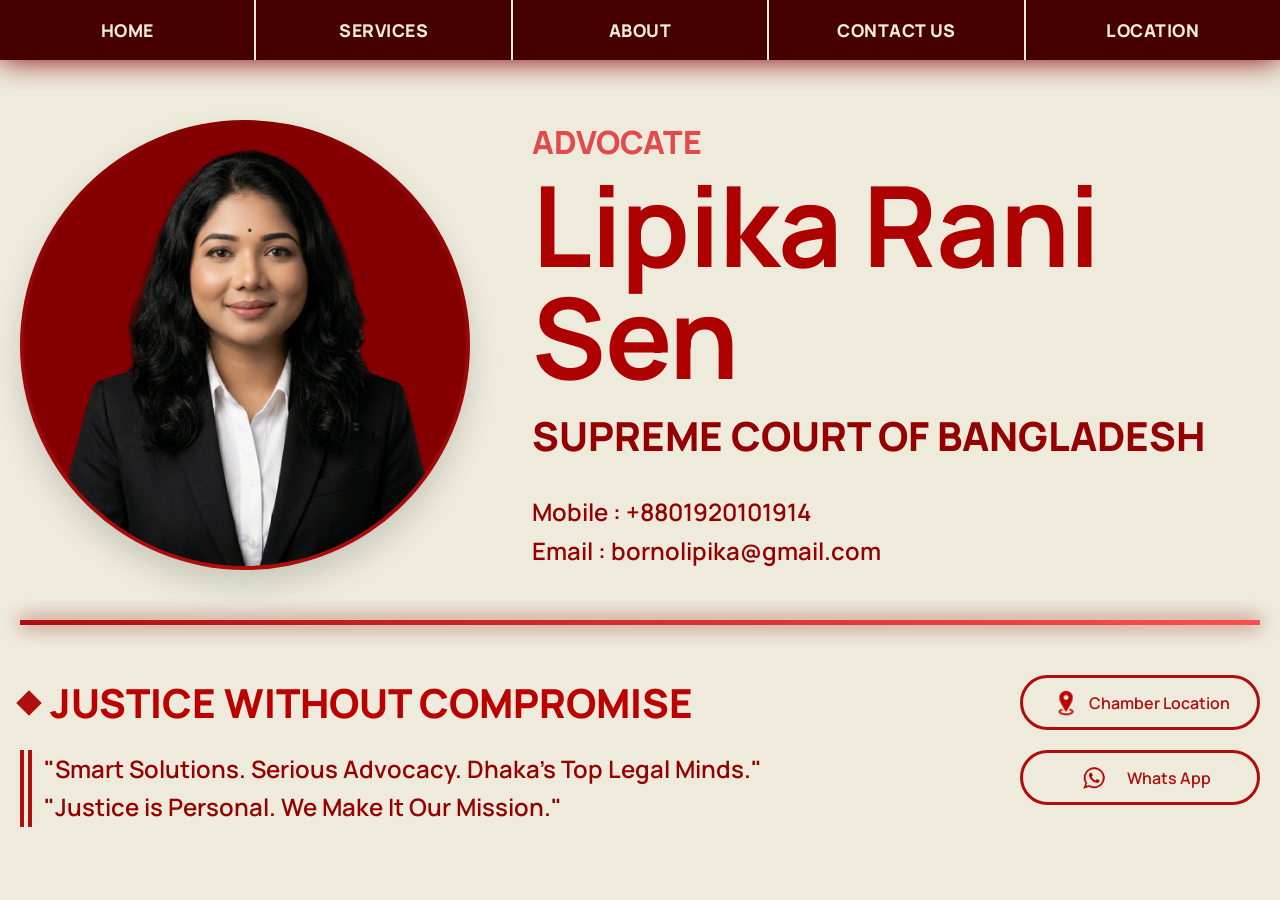
<file: index.html>
<!DOCTYPE html>
<html lang="en">
<head>
    <meta charset="UTF-8">
    <meta name="viewport" content="width=device-width, initial-scale=1.0">

    <link rel="preconnect" href="https://fonts.googleapis.com">
    <link rel="preconnect" href="https://fonts.gstatic.com" crossorigin>
    <link href="https://fonts.googleapis.com/css2?family=Bebas+Neue&family=DM+Sans:ital,opsz,wght@0,9..40,100..1000;1,9..40,100..1000&family=Geist:wght@100..900&family=Goudy+Bookletter+1911&family=Inter:ital,opsz,wght@0,14..32,100..900;1,14..32,100..900&family=League+Spartan:wght@100..900&family=Libre+Baskerville:ital,wght@0,400..700;1,400..700&family=Manrope:wght@200..800&family=Noto+Sans+Bengali:wght@100..900&family=Outfit:wght@100..900&family=Raleway:ital,wght@0,100..900;1,100..900&family=Urbanist:ital,wght@0,100..900;1,100..900&display=swap" rel="stylesheet">

    <title>Polock Majumder</title>

    <style>
        * {
            margin: 0;
            padding: 0;
            box-sizing: border-box;
        }

        body {
            background-color: #eeebdd;
            font-family: "Manrope", sans-serif;
            color: #950000;
            overflow-x: hidden;
        }

        /* --- Animations --- */
        @keyframes float {
            0% { transform: translateY(0px); }
            50% { transform: translateY(-15px); }
            100% { transform: translateY(0px); }
        }

        @keyframes tracing-glow {
            0% { background-position: -200% 0; }
            100% { background-position: 200% 0; }
        }

        @keyframes infinite-spin {
            from { transform: rotate(45deg); }
            to { transform: rotate(405deg); }
        }

        @keyframes pulse-subtle {
            0% { transform: scale(1); opacity: 1; }
            50% { transform: scale(1.03); opacity: 1; }
            100% { transform: scale(1); opacity: 1; }
        }

        /* New Reveal Animation */
        @keyframes fadeInUp {
            from { opacity: 0; transform: translateY(30px); }
            to { opacity: 1; transform: translateY(0); }
        }

        /* Top Navigation */
        nav {
            background-color: #470000;
            display: flex;
            width: 100%;
            height: 60px;
            box-shadow: 0 0 30px #810000;
            position: sticky;
            top: 0;
            z-index: 100;
        }

        nav a {
            flex: 1;
            display: flex;
            justify-content: center;
            align-items: center;
            color: #eeebdd;
            text-decoration: none;
            font-weight: 800;
            font-size: 1.1rem;
            letter-spacing: 0.5px;
            border-right: 2px solid #eeebdd;
            position: relative;
            overflow: hidden;
            transition: color 0.4s ease;
        }

        nav a::before {
            content: '';
            position: absolute;
            bottom: 0;
            left: 0;
            width: 100%;
            height: 0%;
            background-color: #950000;
            z-index: -1;
            transition: height 0.4s cubic-bezier(0.22, 1, 0.36, 1);
        }

        nav a span {
            position: relative;
            z-index: 2;
            transition: letter-spacing 0.4s ease, transform 0.4s ease;
            display: inline-block;
        }

        nav a:hover::before { height: 100%; }
        nav a:hover span {
            letter-spacing: 3px;
            transform: scale(1.1);
            color: #ffffff;
        }

        nav a:last-child { border-right: none; }

        /* Main Content Container */
        .container {
            max-width: 1400px;
            margin: 0 auto;
            padding: 60px 20px;
        }

        /* Hero / Profile Section with Reveal */
        .hero {
            display: flex;
            align-items: center;
            justify-content: center;
            gap: 5%;
            margin-bottom: 50px;
            animation: fadeInUp 0.8s ease-out forwards; /* Reveal Animation */
            transition: transform 0.5s ease;
        }

        /* Float animation handled on the wrapper or internal image to avoid conflict with fadeInUp */
        .hero-float-wrapper {
            display: flex;
            align-items: center;
            justify-content: center;
            gap: 5%;
            width: 100%;
            animation: float 6s ease-in-out infinite;
        }

        .hero:hover { transform: scale(1.02); }

        .profile-pic {
            width: 450px;
            height: 450px;
            border-radius: 50%;
            background-color: #840000;
            display: flex;
            justify-content: center;
            align-items: flex-end;
            overflow: hidden;
            flex-shrink: 0;
            box-shadow: 0 15px 30px rgba(0, 0, 0, 0.15);
            border: 4px solid transparent;
            background-image: linear-gradient(#840000, #840000), conic-gradient(from 0deg, transparent 0%, #af0e0e 50%, transparent 100%);
            background-origin: border-box;
            background-clip: content-box, border-box;
            animation: pulse-subtle 4s infinite ease-in-out;
        }

        .profile-pic img {
            width: 100%;
            height: 100%;
            object-fit: cover;
            transition: transform 0.6s cubic-bezier(0.22, 1, 0.36, 1);
        }

        .profile-pic:hover img { transform: scale(1.1); }

        .info {
            display: flex;
            flex-direction: column;
        }

        .info h3 { font-size: 2rem; color: #e14b4b; font-weight: 800; margin-bottom: 5px; }
        .info h1 { font-size: 7rem; color: #af0000; font-weight: 700; line-height: 1; margin-bottom: 15px; letter-spacing: -1px; }
        .info h2 { font-size: 2.5rem; font-weight: 800; margin-bottom: 30px; }
        .info p { font-size: 1.5rem; font-weight: 600; line-height: 1.6; }

        /* Divider with Staggered Reveal */
        .divider {
            width: 100%;
            height: 5px;
            background: linear-gradient(90deg, #af0e0e 0%, #ff4d4d 50%, #af0e0e 100%);
            background-size: 200% 100%;
            box-shadow: 0 0 20px #810000;
            margin: 0 auto 50px auto;
            animation: fadeInUp 0.8s ease-out 0.2s forwards, tracing-glow 3s linear infinite; /* Staggered */
            opacity: 0; /* Start hidden for reveal */
        }

        /* Bottom Section with Staggered Reveal */
        .bottom-section {
            display: flex;
            justify-content: space-between;
            align-items: flex-start;
            gap: 20px;
            animation: fadeInUp 0.8s ease-out 0.4s forwards; /* Staggered */
            opacity: 0; /* Start hidden for reveal */
        }

        .mission { display: flex; flex-direction: column; gap: 20px; }
        .mission-title { display: flex; align-items: center; gap: 12px; font-size: 2.5rem; font-weight: 800; color: #bc0000; }

        .square {
            width: 18px;
            height: 18px;
            background-color: #af0e0e;
            transform: rotate(45deg);
            animation: infinite-spin 2s cubic-bezier(0.45, 0.05, 0.55, 0.95) infinite;
        }

        .quotes-container { display: flex; gap: 12px; }
        .quotes-lines { display: flex; gap: 4px; }
        .line-thick, .line-thin { width: 4px; background-color: #af0e0e; animation: pulse-subtle 2s infinite alternate ease-in-out; }
        .quotes-text { font-size: 1.5rem; font-weight: 600; line-height: 1.6; }

        /* Buttons */
        .buttons { display: flex; flex-direction: column; gap: 20px; }
        .btn {
            display: flex;
            gap: 8px;
            align-items: center;
            justify-content: center;
            border: 3px solid #af0e0e;
            border-radius: 40px;
            color: #af0e0e;
            text-decoration: none;
            height: 55px;
            width: 240px;
            position: relative;
            z-index: 1;
            font-weight: 600;
            transition: all 0.4s ease;
            overflow: hidden;
        }

        .btn::after {
            content: '';
            position: absolute;
            top: 0; left: 0; width: 100%; height: 100%;
            background-color: #af0e0e;
            z-index: -1;
            transform: translateY(100%);
            transition: transform 0.4s ease;
        }

        .btn:hover { color: #eeebdd; }
        .btn:hover::after { transform: translateY(0); }
        .btn img { width: 30px; height: 30px; transition: filter 0.4s ease; }
        .btn:hover img { filter: brightness(0) invert(1); }


         #whats-icon {
            width: 50px;
            height: 50px;
        }

        /* --- RESPONSIVE QUERIES --- */

        @media (max-width: 1200px) {
            .info h1 { font-size: 5rem; }
            .profile-pic { width: 350px; height: 350px; }
            .bottom-section { gap: 40px; }
        }

        @media (max-width: 992px) {
            nav a { font-size: 0.9rem; }
            .hero-float-wrapper { flex-direction: column; text-align: center; gap: 30px; }
            .info h1 { font-size: 4rem; }
            .info h2 { font-size: 2rem; }
            .bottom-section { flex-direction: column; align-items: center; text-align: center; }
            .mission-title { justify-content: center; font-size: 2rem; }
            .quotes-container { justify-content: center; }
            .buttons { width: 100%; align-items: center; margin-top: 30px; }
        }

        @media (max-width: 600px) {
           nav { 
                height: auto; 
                flex-wrap: wrap; 
                background: rgba(71, 0, 0, 0.95);
                backdrop-filter: blur(10px);
            }
            
            nav a { 
                flex: 1 1 33.33%; 
                height: 50px; 
                border-bottom: 1px solid rgba(238, 235, 221, 0.2); 
                border-right: 1px solid rgba(238, 235, 221, 0.2); 
                font-size: 0.75rem; 
            }

            .container { padding: 60px 15px; }
            .profile-pic { width: 250px; height: 250px; }
            .info h1 { font-size: 2.4rem; }
            .info h2 { font-size: 1.4rem; margin-bottom: 15px; }
            .info h3 {font-size: 1rem;}
            .info p { font-size: 1rem; }
            
            .mission-title { font-size: 1.4rem; }
            .quotes-text { font-size: 1.1rem; }
            .btn { width: 100%; max-width: 280px; }
        }
    </style>
</head>

<body>
    <nav>
        <a href="./index.html"><span>HOME</span></a>
        <a href="./Services Page.html"><span>SERVICES</span></a>
        <a href="#"><span>ABOUT</span></a>
        <a href="#"><span>CONTACT US</span></a>
        <a href="#"><span>LOCATION</span></a>
    </nav>

    <div class="container">
        <div class="hero">
            <div class="hero-float-wrapper">
                <div class="profile-pic">
                    <img src="./Assets/Lipika Photo.png" alt="Lipika Rani Sen">
                </div>
                <div class="info">
                    <h3>ADVOCATE</h3>
                    <h1>Lipika Rani Sen</h1>
                    <h2>SUPREME COURT OF BANGLADESH</h2>
                    <p>Mobile : +8801920101914</p>
                    <p>Email : bornolipika@gmail.com</p>
                </div>
            </div>
        </div>

        <div class="divider"></div>

        <div class="bottom-section">
            <div class="mission">
                <div class="mission-title">
                    <div class="square"></div>
                    JUSTICE WITHOUT COMPROMISE
                </div>
                <div class="quotes-container">
                    <div class="quotes-lines">
                        <div class="line-thick"></div>
                        <div class="line-thin"></div>
                    </div>
                    <div class="quotes-text">
                       <p> "Smart Solutions. Serious Advocacy. Dhaka's Top Legal Minds."</p>
                        <p>"Justice is Personal. We Make It Our Mission."</p>
                    </div>
                </div>
            </div>
            <div class="buttons">
                <a href="#" class="btn">
                    <img src="./Assets/Maps Icon.png" alt="Google Map Icon">
                    Chamber Location
                </a>
                <a href="http://wa.me/+8801920101914" class="btn">
                    <img id="whats-icon" src="./Assets/Whatsapp Icon.png" alt="WhatsApp Icon">
                    Whats App
                </a>
            </div>
        </div>
    </div>
</body>
</html>
</file>
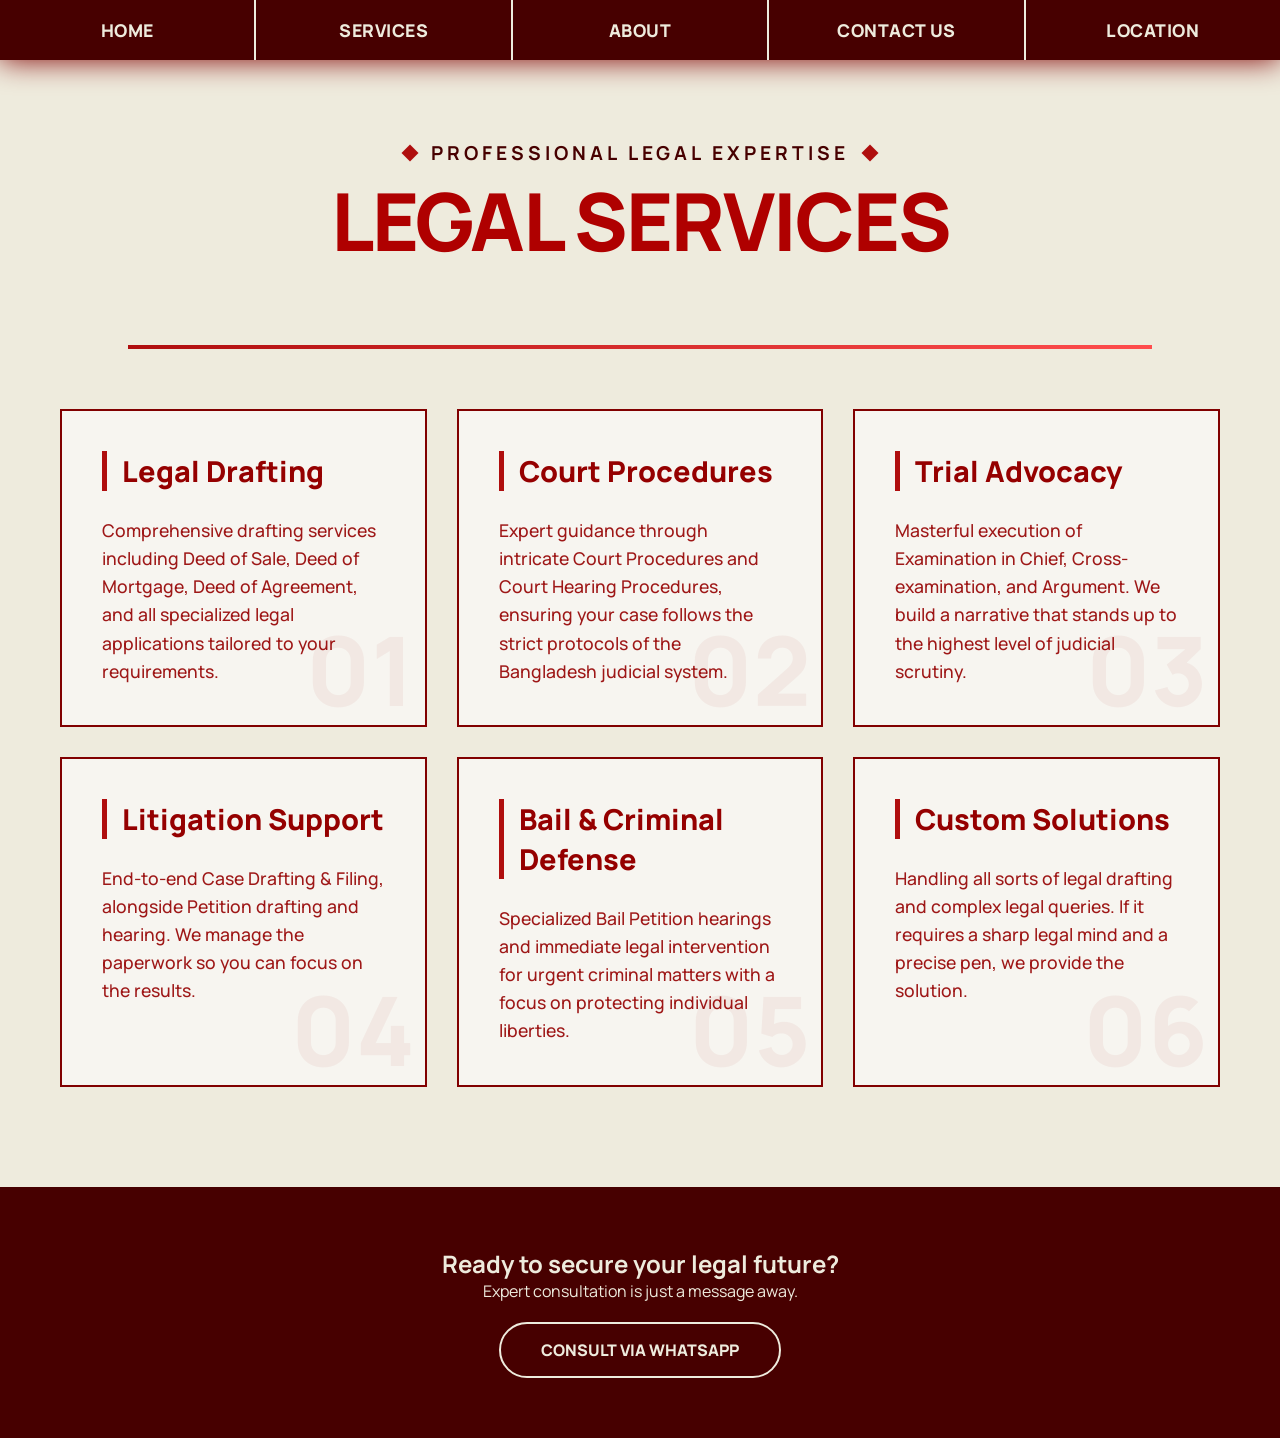
<file: Services Page.html>
<!DOCTYPE html>
<html lang="en">
<head>
    <meta charset="UTF-8">
    <meta name="viewport" content="width=device-width, initial-scale=1.0">
    <link rel="preconnect" href="https://fonts.googleapis.com">
    <link rel="preconnect" href="https://fonts.gstatic.com" crossorigin>
    <link href="https://fonts.googleapis.com/css2?family=Manrope:wght@200..800&display=swap" rel="stylesheet">
    <title>Services | Lipika Rani Sen</title>

    <style>
        * {
            margin: 0;
            padding: 0;
            box-sizing: border-box;
        }

        body {
            background-color: #eeebdd;
            font-family: "Manrope", sans-serif;
            color: #950000;
            overflow-x: hidden;
        }

        /* --- Animations from Main Page --- */
        @keyframes tracing-glow {
            0% { background-position: -200% 0; }
            100% { background-position: 200% 0; }
        }

        @keyframes infinite-spin {
            from { transform: rotate(45deg); }
            to { transform: rotate(405deg); }
        }

        @keyframes fadeInUp {
            from { opacity: 0; transform: translateY(30px); }
            to { opacity: 1; transform: translateY(0); }
        }

        /* Top Navigation (Identical to Main) */
        nav {
            background-color: #470000;
            display: flex;
            width: 100%;
            height: 60px;
            box-shadow: 0 0 30px #810000;
            position: sticky;
            top: 0;
            z-index: 100;
        }

        nav a {
            flex: 1;
            display: flex;
            justify-content: center;
            align-items: center;
            color: #eeebdd;
            text-decoration: none;
            font-weight: 800;
            font-size: 1.1rem;
            letter-spacing: 0.5px;
            border-right: 2px solid #eeebdd;
            position: relative;
            overflow: hidden;
            transition: color 0.4s ease;
        }

        nav a::before {
            content: '';
            position: absolute;
            bottom: 0;
            left: 0;
            width: 100%;
            height: 0%;
            background-color: #950000;
            z-index: -1;
            transition: height 0.4s cubic-bezier(0.22, 1, 0.36, 1);
        }

        nav a:hover::before { height: 100%; }

        nav a span {
            position: relative;
            z-index: 2;
            transition: letter-spacing 0.4s ease, transform 0.4s ease;
            display: inline-block;
        }

        nav a:hover span {
            letter-spacing: 3px;
            transform: scale(1.1);
            color: #ffffff;
        }

        nav a:last-child { border-right: none; }

        /* Header Section */
        .service-header {
            padding: 80px 20px 40px;
            text-align: center;
            animation: fadeInUp 0.8s ease-out;
        }

        .service-header h1 {
            font-size: 5rem;
            color: #af0000;
            font-weight: 800;
            letter-spacing: -2px;
            margin-bottom: 10px;
            text-transform: uppercase;
        }

        .service-header .subtitle {
            font-size: 1.2rem;
            font-weight: 700;
            color: #470000;
            letter-spacing: 4px;
            display: flex;
            align-items: center;
            justify-content: center;
            gap: 15px;
        }

        .square {
            width: 12px;
            height: 12px;
            background-color: #af0e0e;
            transform: rotate(45deg);
            animation: infinite-spin 2s infinite linear;
        }

        /* Divider */
        .divider {
            width: 80%;
            height: 4px;
            background: linear-gradient(90deg, #af0e0e 0%, #ff4d4d 50%, #af0e0e 100%);
            background-size: 200% 100%;
            margin: 20px auto 60px;
            animation: tracing-glow 3s linear infinite;
        }

        /* Services Grid */
        .services-grid {
            max-width: 1200px;
            margin: 0 auto 100px;
            display: grid;
            grid-template-columns: repeat(auto-fit, minmax(350px, 1fr));
            gap: 30px;
            padding: 0 20px;
        }

        .service-card {
            background-color: #f7f5f0;
            border: 2px solid #810000;
            padding: 40px;
            position: relative;
            transition: all 0.5s cubic-bezier(0.22, 1, 0.36, 1);
            overflow: hidden;
            display: flex;
            flex-direction: column;
            gap: 15px;
            animation: fadeInUp 1s ease-out;
        }

        .service-card::after {
            content: '';
            position: absolute;
            top: 0;
            left: -100%;
            width: 100%;
            height: 100%;
            background: linear-gradient(90deg, transparent, rgba(149, 0, 0, 0.05), transparent);
            transition: 0.5s;
        }

        .service-card:hover::after {
            left: 100%;
        }

        .service-card:hover {
            transform: translateY(-10px);
            background-color: #470000;
            color: #eeebdd;
            box-shadow: 0 20px 40px rgba(71, 0, 0, 0.2);
        }

        .service-card h2 {
            font-size: 1.8rem;
            font-weight: 800;
            margin-bottom: 10px;
            border-left: 5px solid #af0e0e;
            padding-left: 15px;
            transition: border-color 0.5s ease;
        }

        .service-card:hover h2 {
            border-left-color: #eeebdd;
        }

        .service-card p {
            font-size: 1.1rem;
            line-height: 1.6;
            font-weight: 500;
            opacity: 0.9;
        }

        .service-card .icon-num {
            position: absolute;
            bottom: -10px;
            right: 10px;
            font-size: 6rem;
            font-weight: 900;
            color: rgba(149, 0, 0, 0.05);
            transition: color 0.5s ease;
        }

        .service-card:hover .icon-num {
            color: rgba(238, 235, 221, 0.1);
        }

        /* Footer Call to Action */
        .cta-section {
            background-color: #470000;
            color: #eeebdd;
            padding: 60px 20px;
            text-align: center;
        }

        .cta-btn {
            display: inline-block;
            margin-top: 20px;
            padding: 15px 40px;
            border: 2px solid #eeebdd;
            color: #eeebdd;
            text-decoration: none;
            font-weight: 800;
            border-radius: 40px;
            transition: all 0.4s ease;
        }

        .cta-btn:hover {
            background-color: #eeebdd;
            color: #470000;
        }







        /* --- MOBILE & TABLET RESPONSIVENESS --- */

        /* Tablets and smaller screens */
        @media (max-width: 992px) {
            .service-header h1 { font-size: 4rem; }
            .services-grid { 
                grid-template-columns: repeat(2, 1fr); 
                padding: 0 40px;
            }
        }

        /* Mobile Phones - Aesthetic Overhaul */
        @media (max-width: 600px) {
            /* Navigation Grid */
            nav { 
                height: auto; 
                flex-wrap: wrap; 
                background: rgba(71, 0, 0, 0.95);
                backdrop-filter: blur(10px);
            }
            
            nav a { 
                flex: 1 1 33.33%; 
                height: 50px; 
                border-bottom: 1px solid rgba(238, 235, 221, 0.2); 
                border-right: 1px solid rgba(238, 235, 221, 0.2); 
                font-size: 0.75rem; 
            }

            /* Header Refinement */
            .service-header { padding: 60px 15px 30px; }
            
            .service-header h1 { 
                font-size: 2.8rem; 
                letter-spacing: -1px; 
            }

            .service-header .subtitle { 
                font-size: 0.8rem; 
                letter-spacing: 2px; 
            }

            .divider { width: 90%; margin-bottom: 40px; }

            /* Grid to Single Column */
            .services-grid { 
                grid-template-columns: 1fr; 
                gap: 20px;
                padding: 0 20px;
                margin-bottom: 60px;
            }

            /* Card Aesthetic Enhancements */
            .service-card { 
                padding: 30px 25px; 
                border-radius: 15px; /* Softer look for mobile */
            }

            .service-card h2 { font-size: 1.4rem; }
            .service-card p { font-size: 0.95rem; }

            /* Subtle background number */
            .service-card .icon-num { 
                font-size: 4rem; 
                bottom: 5px; 
                right: 15px; 
            }

            /* CTA Section */
            .cta-section { padding: 50px 20px; }
            .cta-section h2 { font-size: 1.5rem; }
            .cta-btn { 
                width: 100%; 
                max-width: 300px; 
                padding: 18px;
                font-size: 0.9rem;
            }
        }





    </style>
</head>
<body>

    <nav>
        <a href="./index.html"><span>HOME</span></a>
        <a href="./Services Page.html"><span>SERVICES</span></a>
        <a href="#"><span>ABOUT</span></a>
        <a href="#"><span>CONTACT US</span></a>
        <a href="#"><span>LOCATION</span></a>
    </nav>

    <div class="service-header">
        <div class="subtitle">
            <div class="square"></div>
            PROFESSIONAL LEGAL EXPERTISE
            <div class="square"></div>
        </div>
        <h1>Legal Services</h1>
    </div>

    <div class="divider"></div>

    <div class="services-grid">
        <div class="service-card">
            <h2>Legal Drafting</h2>
            <p>Comprehensive drafting services including Deed of Sale, Deed of Mortgage, Deed of Agreement, and all specialized legal applications tailored to your requirements.</p>
            <div class="icon-num">01</div>
        </div>

        <div class="service-card">
            <h2>Court Procedures</h2>
            <p>Expert guidance through intricate Court Procedures and Court Hearing Procedures, ensuring your case follows the strict protocols of the Bangladesh judicial system.</p>
            <div class="icon-num">02</div>
        </div>

        <div class="service-card">
            <h2>Trial Advocacy</h2>
            <p>Masterful execution of Examination in Chief, Cross-examination, and Argument. We build a narrative that stands up to the highest level of judicial scrutiny.</p>
            <div class="icon-num">03</div>
        </div>

        <div class="service-card">
            <h2>Litigation Support</h2>
            <p>End-to-end Case Drafting & Filing, alongside Petition drafting and hearing. We manage the paperwork so you can focus on the results.</p>
            <div class="icon-num">04</div>
        </div>

        <div class="service-card">
            <h2>Bail & Criminal Defense</h2>
            <p>Specialized Bail Petition hearings and immediate legal intervention for urgent criminal matters with a focus on protecting individual liberties.</p>
            <div class="icon-num">05</div>
        </div>

        <div class="service-card">
            <h2>Custom Solutions</h2>
            <p>Handling all sorts of legal drafting and complex legal queries. If it requires a sharp legal mind and a precise pen, we provide the solution.</p>
            <div class="icon-num">06</div>
        </div>
    </div>

    <div class="cta-section">
        <h2>Ready to secure your legal future?</h2>
        <p>Expert consultation is just a message away.</p>
        <a href="http://wa.me/+8801920101914" class="cta-btn">CONSULT VIA WHATSAPP</a>
    </div>

</body>
</html>
</file>
